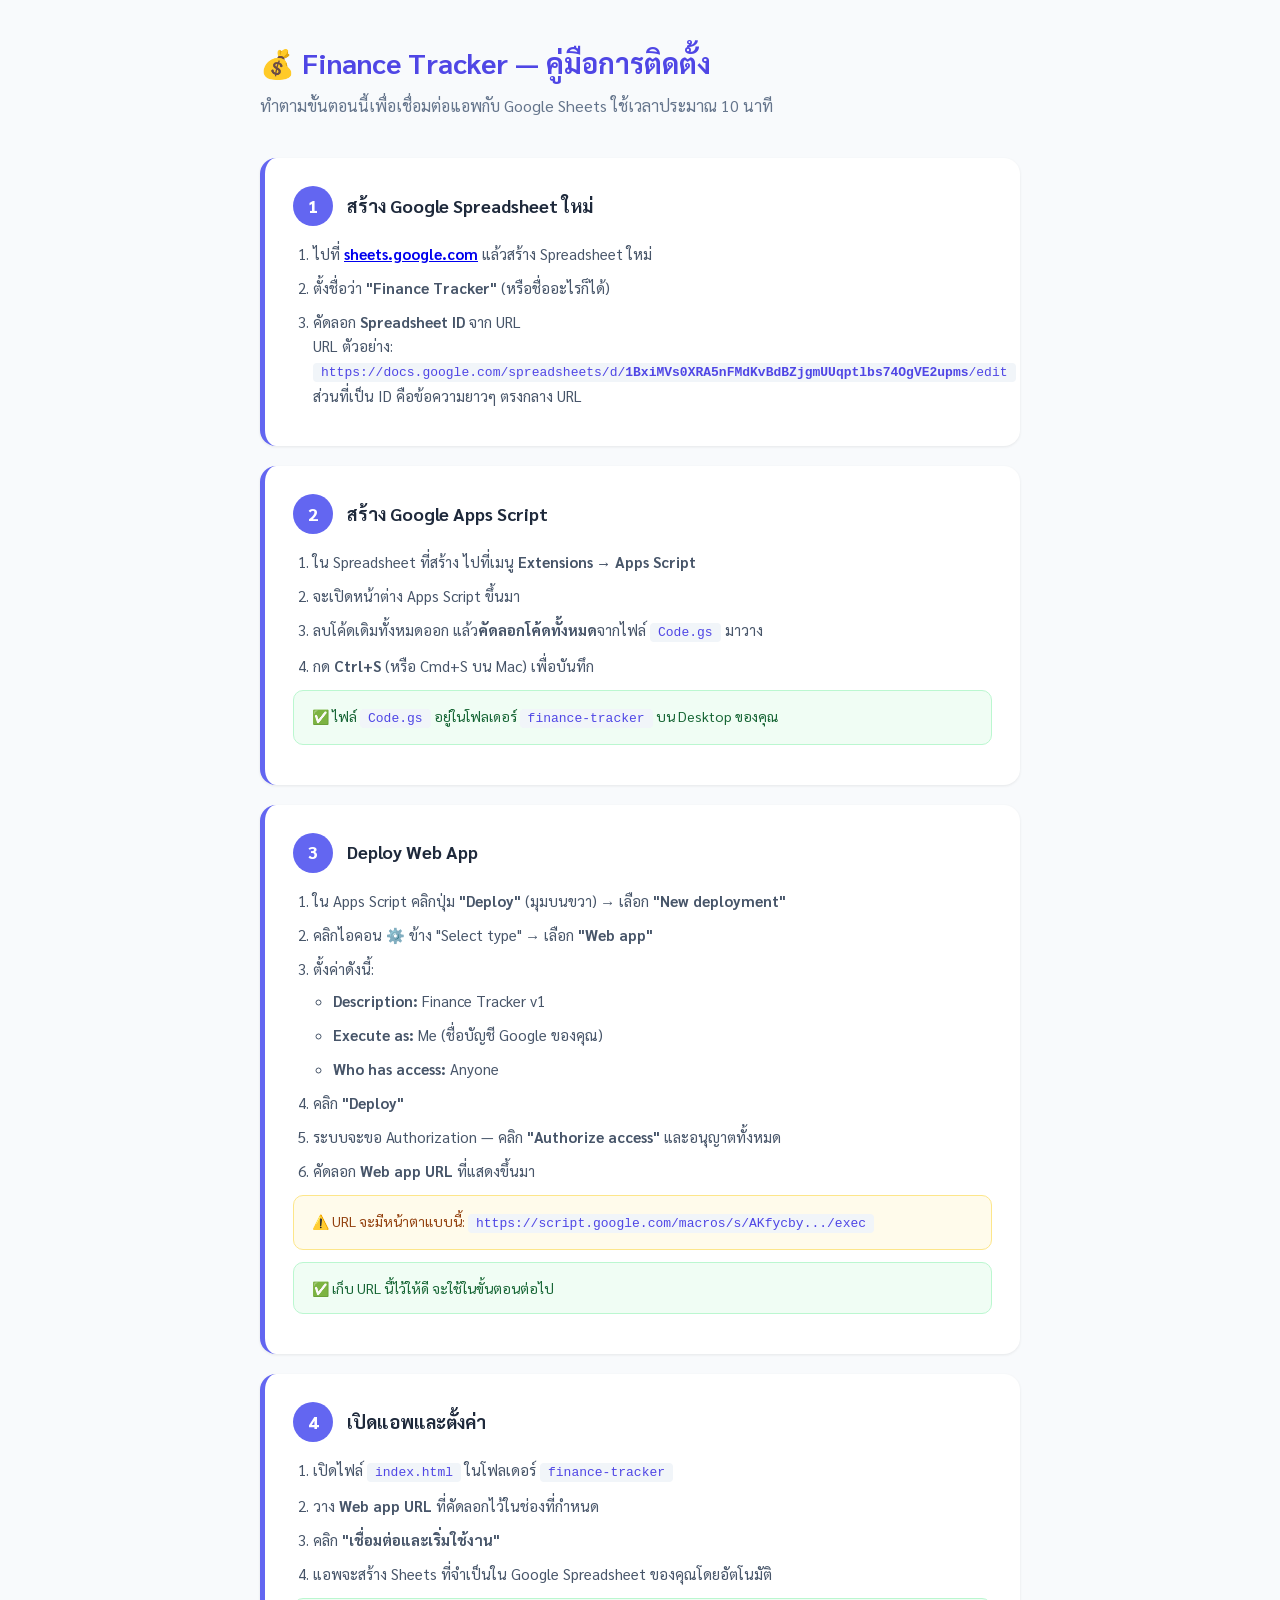
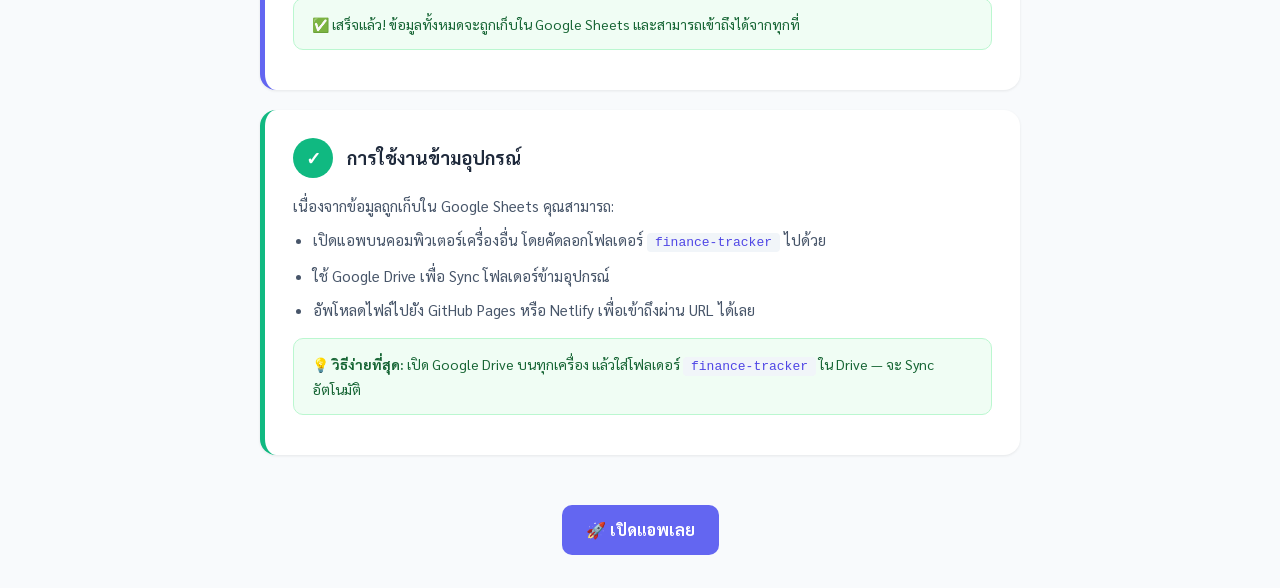
<file: SETUP.html>
<!DOCTYPE html>
<html lang="th">
<head>
<meta charset="UTF-8">
<meta name="viewport" content="width=device-width, initial-scale=1.0">
<title>คู่มือการติดตั้ง — Finance Tracker</title>
<link href="https://fonts.googleapis.com/css2?family=Sarabun:wght@400;600;700&display=swap" rel="stylesheet">
<style>
* { box-sizing: border-box; margin: 0; padding: 0; }
body { font-family: 'Sarabun', sans-serif; background: #f8fafc; color: #1e293b; line-height: 1.6; }
.container { max-width: 800px; margin: 0 auto; padding: 40px 20px; }
h1 { font-size: 28px; color: #4f46e5; margin-bottom: 8px; }
.subtitle { color: #64748b; margin-bottom: 40px; font-size: 16px; }
.step { background: white; border-radius: 16px; padding: 28px; margin-bottom: 20px; box-shadow: 0 1px 3px rgba(0,0,0,0.08); border-left: 5px solid #6366f1; }
.step-header { display: flex; align-items: center; gap: 14px; margin-bottom: 16px; }
.step-num { width: 40px; height: 40px; border-radius: 50%; background: #6366f1; color: white; display: flex; align-items: center; justify-content: center; font-weight: 800; font-size: 18px; flex-shrink: 0; }
.step-title { font-size: 18px; font-weight: 700; }
.step-body { color: #475569; font-size: 15px; }
.step-body ol { padding-left: 20px; }
.step-body li { margin-bottom: 10px; }
code { background: #f1f5f9; padding: 2px 8px; border-radius: 4px; font-size: 13px; font-family: monospace; color: #4f46e5; }
.code-block { background: #1e1b4b; color: #a5b4fc; padding: 16px 20px; border-radius: 10px; font-family: monospace; font-size: 13px; margin: 12px 0; line-height: 1.8; white-space: pre-wrap; }
.tip { background: #f0fdf4; border: 1px solid #bbf7d0; border-radius: 10px; padding: 14px 18px; margin: 12px 0; color: #166534; font-size: 14px; }
.warning { background: #fffbeb; border: 1px solid #fde68a; border-radius: 10px; padding: 14px 18px; margin: 12px 0; color: #92400e; font-size: 14px; }
.btn-link { display: inline-block; background: #6366f1; color: white; padding: 12px 24px; border-radius: 10px; text-decoration: none; font-weight: 700; margin-top: 10px; }
img.screenshot { max-width: 100%; border-radius: 10px; border: 1px solid #e2e8f0; margin: 12px 0; }
</style>
</head>
<body>
<div class="container">
  <h1>💰 Finance Tracker — คู่มือการติดตั้ง</h1>
  <p class="subtitle">ทำตามขั้นตอนนี้เพื่อเชื่อมต่อแอพกับ Google Sheets ใช้เวลาประมาณ 10 นาที</p>

  <div class="step">
    <div class="step-header">
      <div class="step-num">1</div>
      <div class="step-title">สร้าง Google Spreadsheet ใหม่</div>
    </div>
    <div class="step-body">
      <ol>
        <li>ไปที่ <a href="https://sheets.google.com" target="_blank"><strong>sheets.google.com</strong></a> แล้วสร้าง Spreadsheet ใหม่</li>
        <li>ตั้งชื่อว่า <strong>"Finance Tracker"</strong> (หรือชื่ออะไรก็ได้)</li>
        <li>คัดลอก <strong>Spreadsheet ID</strong> จาก URL<br>
          URL ตัวอย่าง: <code>https://docs.google.com/spreadsheets/d/<strong>1BxiMVs0XRA5nFMdKvBdBZjgmUUqptlbs74OgVE2upms</strong>/edit</code><br>
          ส่วนที่เป็น ID คือข้อความยาวๆ ตรงกลาง URL</li>
      </ol>
    </div>
  </div>

  <div class="step">
    <div class="step-header">
      <div class="step-num">2</div>
      <div class="step-title">สร้าง Google Apps Script</div>
    </div>
    <div class="step-body">
      <ol>
        <li>ใน Spreadsheet ที่สร้าง ไปที่เมนู <strong>Extensions → Apps Script</strong></li>
        <li>จะเปิดหน้าต่าง Apps Script ขึ้นมา</li>
        <li>ลบโค้ดเดิมทั้งหมดออก แล้ว<strong>คัดลอกโค้ดทั้งหมด</strong>จากไฟล์ <code>Code.gs</code> มาวาง</li>
        <li>กด <strong>Ctrl+S</strong> (หรือ Cmd+S บน Mac) เพื่อบันทึก</li>
      </ol>
      <div class="tip">✅ ไฟล์ <code>Code.gs</code> อยู่ในโฟลเดอร์ <code>finance-tracker</code> บน Desktop ของคุณ</div>
    </div>
  </div>

  <div class="step">
    <div class="step-header">
      <div class="step-num">3</div>
      <div class="step-title">Deploy Web App</div>
    </div>
    <div class="step-body">
      <ol>
        <li>ใน Apps Script คลิกปุ่ม <strong>"Deploy"</strong> (มุมบนขวา) → เลือก <strong>"New deployment"</strong></li>
        <li>คลิกไอคอน ⚙️ ข้าง "Select type" → เลือก <strong>"Web app"</strong></li>
        <li>ตั้งค่าดังนี้:
          <ul style="margin-top:8px;padding-left:20px">
            <li><strong>Description:</strong> Finance Tracker v1</li>
            <li><strong>Execute as:</strong> Me (ชื่อบัญชี Google ของคุณ)</li>
            <li><strong>Who has access:</strong> Anyone</li>
          </ul>
        </li>
        <li>คลิก <strong>"Deploy"</strong></li>
        <li>ระบบจะขอ Authorization — คลิก <strong>"Authorize access"</strong> และอนุญาตทั้งหมด</li>
        <li>คัดลอก <strong>Web app URL</strong> ที่แสดงขึ้นมา</li>
      </ol>
      <div class="warning">⚠️ URL จะมีหน้าตาแบบนี้: <code>https://script.google.com/macros/s/AKfycby.../exec</code></div>
      <div class="tip">✅ เก็บ URL นี้ไว้ให้ดี จะใช้ในขั้นตอนต่อไป</div>
    </div>
  </div>

  <div class="step">
    <div class="step-header">
      <div class="step-num">4</div>
      <div class="step-title">เปิดแอพและตั้งค่า</div>
    </div>
    <div class="step-body">
      <ol>
        <li>เปิดไฟล์ <code>index.html</code> ในโฟลเดอร์ <code>finance-tracker</code></li>
        <li>วาง <strong>Web app URL</strong> ที่คัดลอกไว้ในช่องที่กำหนด</li>
        <li>คลิก <strong>"เชื่อมต่อและเริ่มใช้งาน"</strong></li>
        <li>แอพจะสร้าง Sheets ที่จำเป็นใน Google Spreadsheet ของคุณโดยอัตโนมัติ</li>
      </ol>
      <div class="tip">✅ เสร็จแล้ว! ข้อมูลทั้งหมดจะถูกเก็บใน Google Sheets และสามารถเข้าถึงได้จากทุกที่</div>
    </div>
  </div>

  <div class="step" style="border-left-color:#10b981">
    <div class="step-header">
      <div class="step-num" style="background:#10b981">✓</div>
      <div class="step-title">การใช้งานข้ามอุปกรณ์</div>
    </div>
    <div class="step-body">
      <p>เนื่องจากข้อมูลถูกเก็บใน Google Sheets คุณสามารถ:</p>
      <ul style="padding-left:20px;margin-top:10px">
        <li>เปิดแอพบนคอมพิวเตอร์เครื่องอื่น โดยคัดลอกโฟลเดอร์ <code>finance-tracker</code> ไปด้วย</li>
        <li>ใช้ Google Drive เพื่อ Sync โฟลเดอร์ข้ามอุปกรณ์</li>
        <li>อัพโหลดไฟล์ไปยัง GitHub Pages หรือ Netlify เพื่อเข้าถึงผ่าน URL ได้เลย</li>
      </ul>
      <div class="tip" style="margin-top:16px">
        💡 <strong>วิธีง่ายที่สุด:</strong> เปิด Google Drive บนทุกเครื่อง แล้วใส่โฟลเดอร์ <code>finance-tracker</code> ใน Drive — จะ Sync อัตโนมัติ
      </div>
    </div>
  </div>

  <div style="text-align:center;margin-top:40px">
    <a href="index.html" class="btn-link">🚀 เปิดแอพเลย</a>
  </div>
</div>
</body>
</html>
</file>
